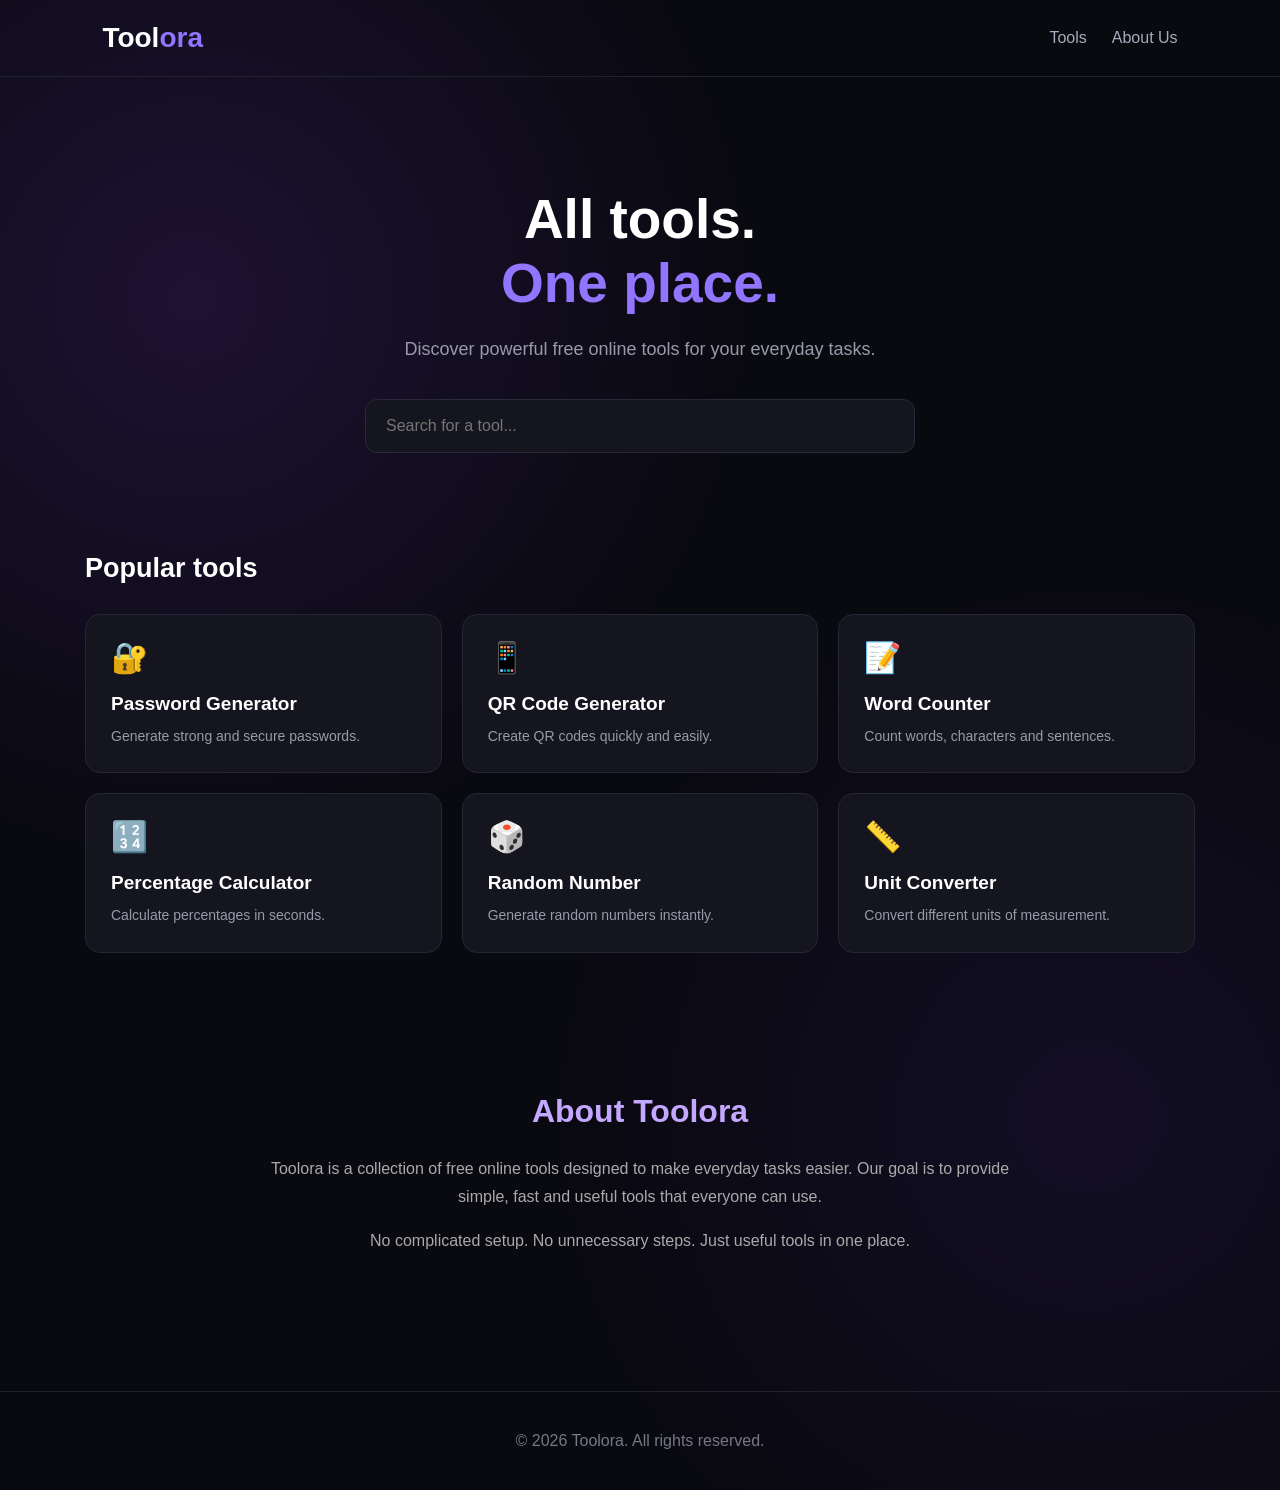
<file: index.html>
<!DOCTYPE html>
<html lang="ru">
<head>
    <meta charset="UTF-8">
    <meta name="viewport" content="width=<title>Toolora —device-width, initial-scale=1.0">
    <title>Toolora — Free Online Tools & Calculators</title>
    <meta name="google-site-verification" content="2jrX6AHMLRdJe5r7gDoZfBkCR2Ai3tu5B-pWyOxH39M" />
<meta name="description" content="Toolora offers free online tools: password generator, QR code generator, word counter, percentage calculator and more.">
    <link rel="stylesheet" href="style.css">
    <script src="main.js" defer></script>
</head>

<body>

    <header>
        <div class="logo">Tool<span>ora</span></div>

        <nav>
            <a href="#tools">Tools</a>
            <a href="#about">About Us</a>
        </nav>
    </header>

    <section class="hero">
        <h1>All tools.<br><span>One place.</span></h1>

        <p>
            Discover powerful free online tools
            for your everyday tasks.
        </p>

        <div class="search-box">
    <input
        type="text"
        id="toolSearch"
        placeholder="Search for a tool..."
        autocomplete="off"
    >
</div>

<p id="noResults" style="display: none;">
    No tools found.
</p>
    </section>

    <section class="tools" id="tools">

        <h2>Popular tools</h2>

        <div class="tools-grid">

            <a href="tools-password/password.html" class="tool-card">
            <div class="icon">🔐</div>
            <h3>Password Generator</h3>
            <p>Generate strong and secure passwords.</p>
           </a>

            <a href="tools-qr-code/qr-code.html" class="tool-card">
                <div class="icon">📱</div>
                <h3>QR Code Generator</h3>
                <p>Create QR codes quickly and easily.</p>
            </a>

            <a href="tools-word-counter/word-counter.html" class="tool-card">
                <div class="icon">📝</div>
                <h3>Word Counter</h3>
                <p>Count words, characters and sentences.</p>
            </a>

            <a href="tools-percentage/percentage.html" class="tool-card">
                <div class="icon">🔢</div>
                <h3>Percentage Calculator</h3>
                <p>Calculate percentages in seconds.</p>
            </a>

            <a href="tools-random/random.html" class="tool-card">
                <div class="icon">🎲</div>
                <h3>Random Number</h3>
                <p>Generate random numbers instantly.</p>
            </a>

            <a href="tools-unit-converter/unit.html" class="tool-card">
                <div class="icon">📏</div>
                <h3>Unit Converter</h3>
                <p>Convert different units of measurement.</p>
            </a>

        </div>

    </section>


<section class="about" id="about">
    <h2>About Toolora</h2>

    <p>
        Toolora is a collection of free online tools
        designed to make everyday tasks easier.
        Our goal is to provide simple, fast and useful
        tools that everyone can use.
    </p>

    <p>
        No complicated setup. No unnecessary steps.
        Just useful tools in one place.
    </p>
</section>
    <footer>
        © 2026 Toolora. All rights reserved.
    </footer>

</body>
</html>
</file>
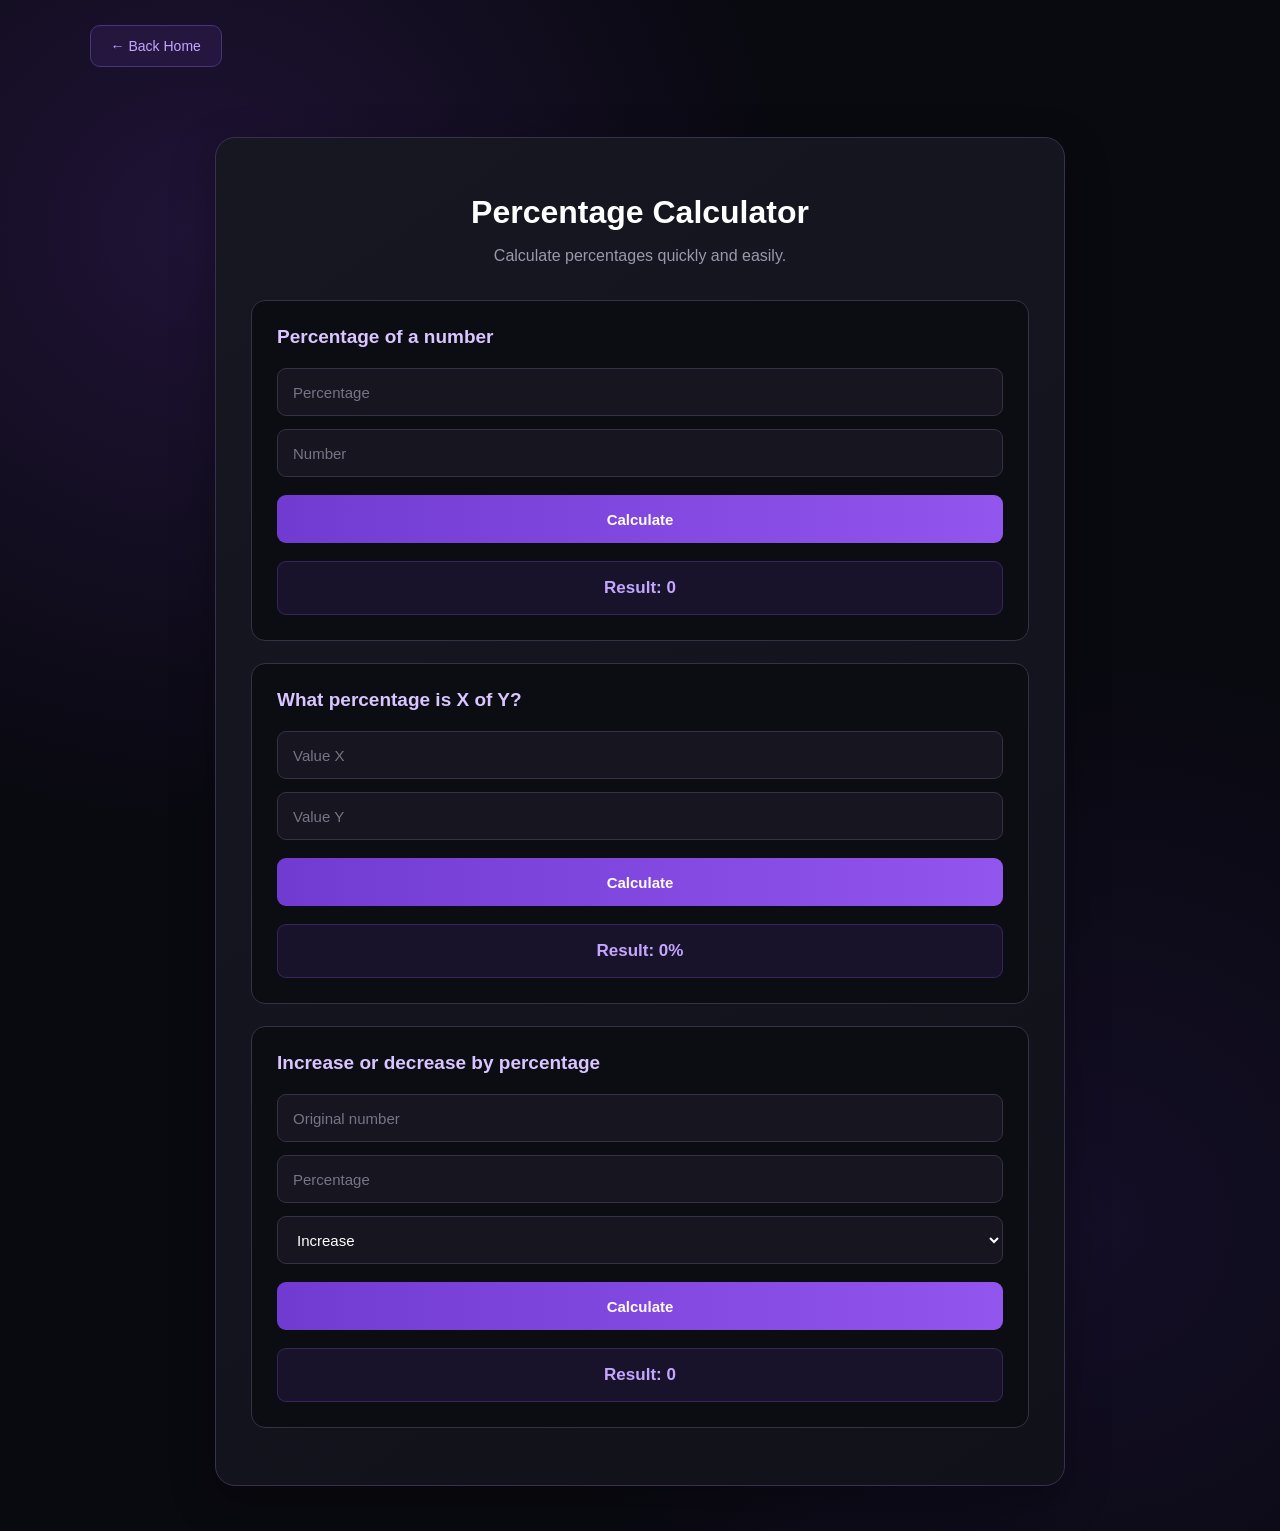
<file: tools-percentage/percentage.html>
<!DOCTYPE html>
<html lang="en">
<head>
    <meta charset="UTF-8">
    <meta name="viewport" content="width=device-width, initial-scale=1.0">

    <title>Percentage Calculator | Toolora</title>

    <link rel="stylesheet" href="percentage.css">
</head>
<body>

    <header class="pc-header">
        <a href="../index.html" class="back-home">← Back Home</a>
    </header>

    <main class="pc-container">

        <h1>Percentage Calculator</h1>
        <p>Calculate percentages quickly and easily.</p>

        <section class="calculator">
            <h2>Percentage of a number</h2>

            <input type="number" id="percent" placeholder="Percentage">
            <input type="number" id="number" placeholder="Number">

            <button id="calculateBtn">Calculate</button>

            <div class="result" id="result">Result: 0</div>
        </section>

        <section class="calculator">
            <h2>What percentage is X of Y?</h2>

            <input type="number" id="valueX" placeholder="Value X">
            <input type="number" id="valueY" placeholder="Value Y">

            <button id="calculateRatioBtn">Calculate</button>

            <div class="result" id="ratioResult">Result: 0%</div>
        </section>

        <section class="calculator">
            <h2>Increase or decrease by percentage</h2>

            <input type="number" id="baseNumber" placeholder="Original number">
            <input type="number" id="changePercent" placeholder="Percentage">

            <select id="operation">
                <option value="increase">Increase</option>
                <option value="decrease">Decrease</option>
            </select>

            <button id="changeBtn">Calculate</button>

            <div class="result" id="changeResult">Result: 0</div>
        </section>

    </main>

    <script src="percentage.js" defer></script>

</body>
</html>
</file>
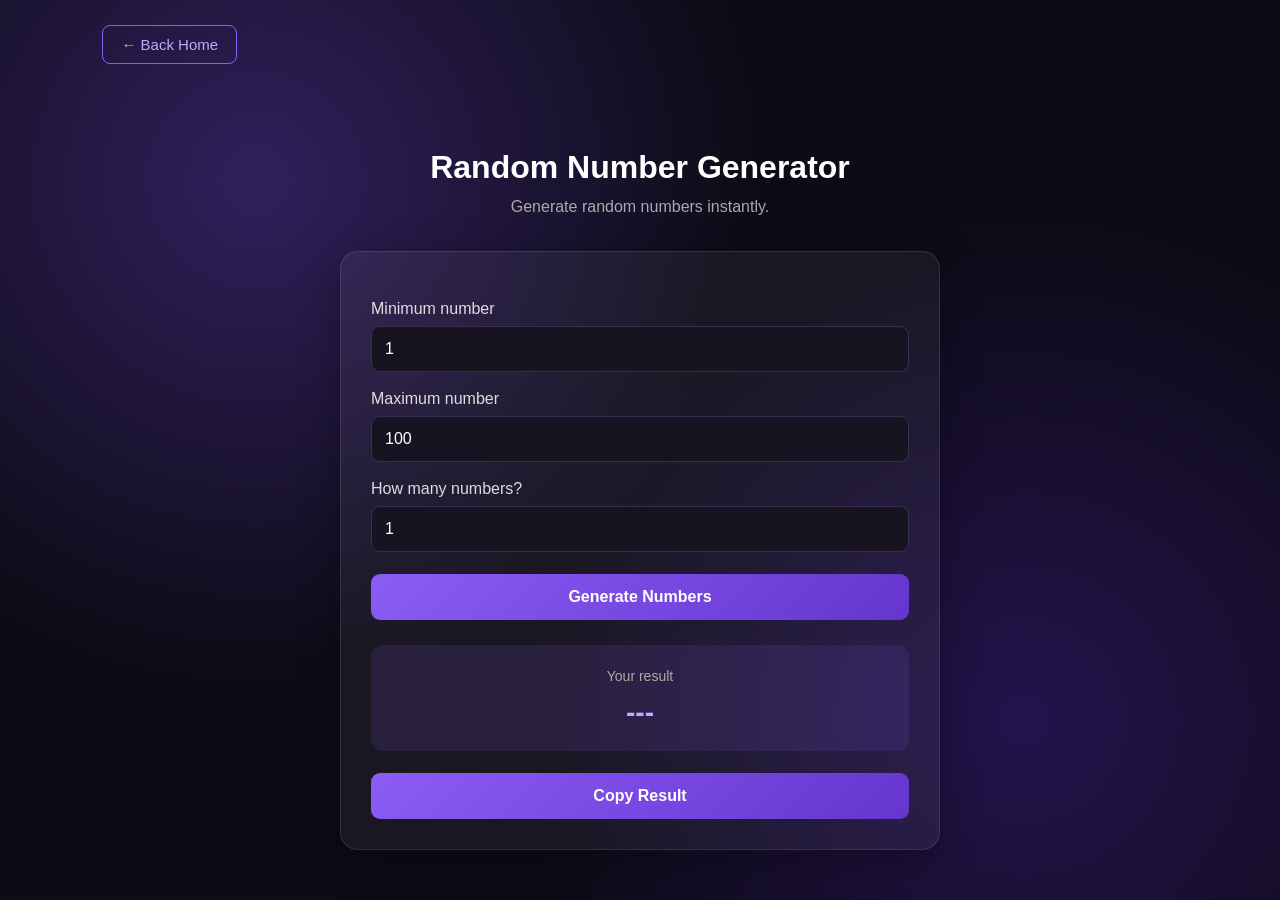
<file: tools-random/random.html>
<!DOCTYPE html>
<html lang="en">
<head>
    <meta charset="UTF-8">
    <meta name="viewport" content="width=device-width, initial-scale=1.0">

    <title>Random Number Generator | Toolora</title>

    <link rel="stylesheet" href="random.css">
</head>
<body>

    <header class="random-header">
        <a href="../index.html" class="back-home">← Back Home</a>
    </header>

    <main class="random-container">

        <h1>Random Number Generator</h1>
        <p>Generate random numbers instantly.</p>

        <section class="random-card">

            <label for="minNumber">Minimum number</label>
            <input type="number" id="minNumber" value="1">

            <label for="maxNumber">Maximum number</label>
            <input type="number" id="maxNumber" value="100">

            <label for="quantity">How many numbers?</label>
            <input type="number" id="quantity" value="1" min="1" max="100">

            <button id="generateBtn">Generate Numbers</button>

            <div class="random-result">
                <span>Your result</span>
                <div id="result">---</div>
            </div>

            <button id="copyBtn">Copy Result</button>

        </section>

    </main>

    <script src="random.js" defer></script>

</body>
</html>
</file>
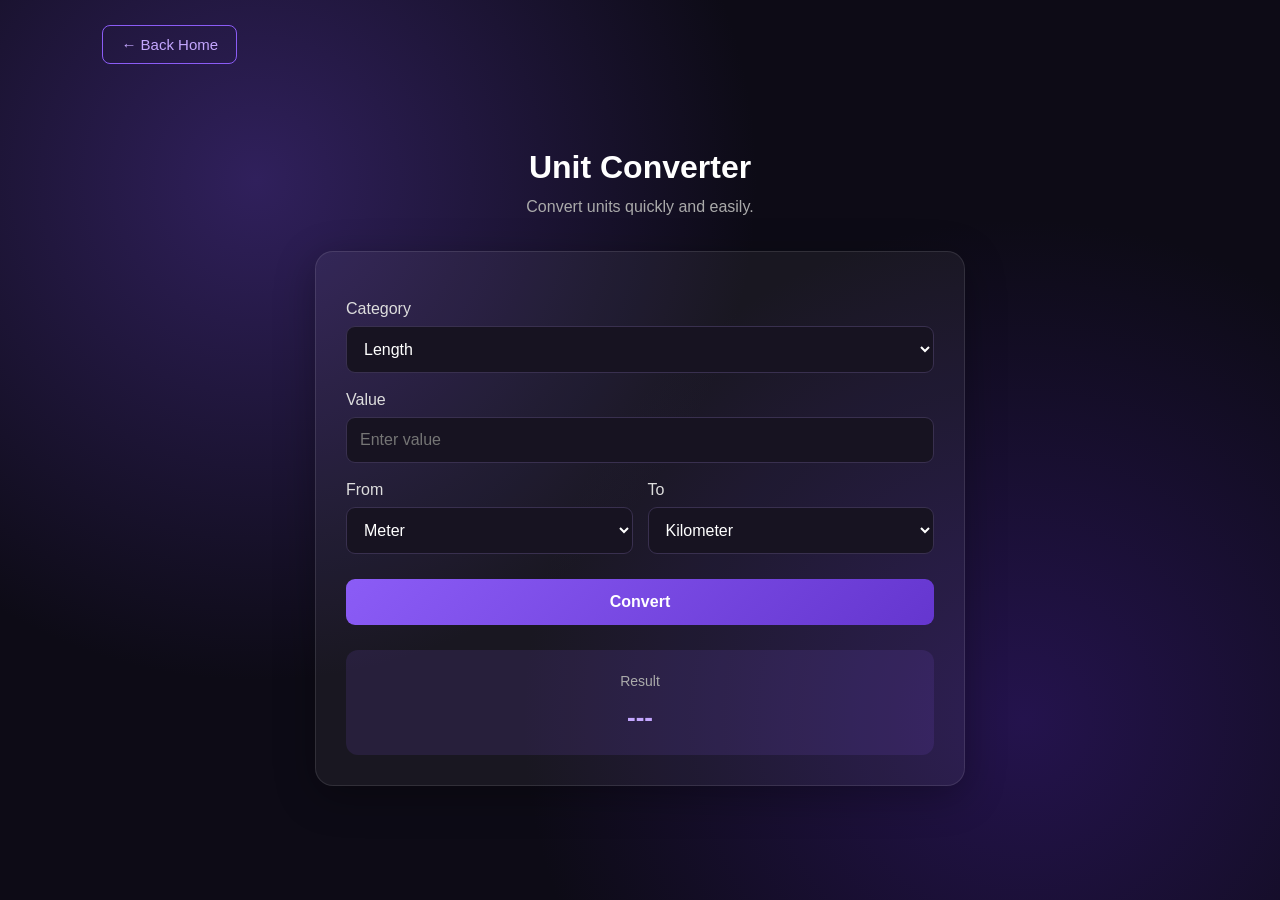
<file: tools-unit-converter/unit.html>
<!DOCTYPE html>
<html lang="en">
<head>
    <meta charset="UTF-8">
    <meta name="viewport" content="width=device-width, initial-scale=1.0">

    <title>Unit Converter | Toolora</title>

    <link rel="stylesheet" href="unit.css">
</head>
<body>

    <header class="unit-header">
        <a href="../index.html" class="back-home">← Back Home</a>
    </header>

    <main class="unit-container">

        <h1>Unit Converter</h1>
        <p>Convert units quickly and easily.</p>

        <section class="unit-card">

            <label for="category">Category</label>
            <select id="category">
                <option value="length">Length</option>
                <option value="weight">Weight</option>
                <option value="temperature">Temperature</option>
                <option value="data">Data</option>
                <option value="speed">Speed</option>
            </select>

            <label for="inputValue">Value</label>
            <input type="number" id="inputValue" placeholder="Enter value">

            <div class="unit-row">
                <div>
                    <label for="fromUnit">From</label>
                    <select id="fromUnit"></select>
                </div>

                <div>
                    <label for="toUnit">To</label>
                    <select id="toUnit"></select>
                </div>
            </div>

            <button id="convertBtn">Convert</button>

            <div class="unit-result">
                <span>Result</span>
                <div id="result">---</div>
            </div>

        </section>

    </main>

    <script src="unit.js" defer></script>

</body>
</html>
</file>
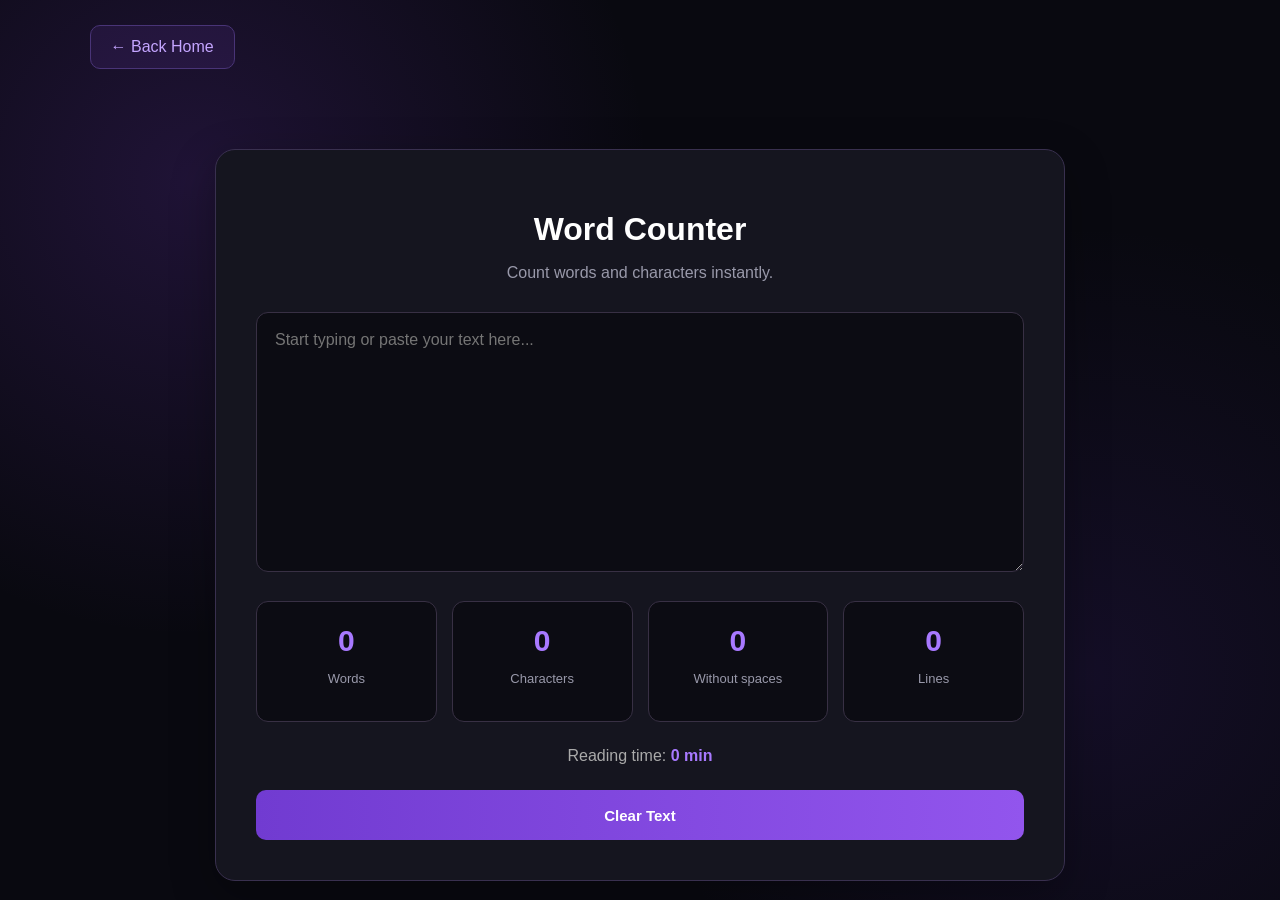
<file: tools-word-counter/word-counter.html>
<!DOCTYPE html>
<html lang="en">
<head>
    <meta charset="UTF-8">
    <meta name="viewport" content="width=device-width, initial-scale=1.0">

    <title>Word Counter | Toolora</title>

    <link rel="stylesheet" href="word-counter.css">
</head>
<body>

    <header class="wc-header">
        <a href="../index.html" class="back-home">← Back Home</a>
    </header>

    <main class="wc-container">

        <h1>Word Counter</h1>
        <p>Count words and characters instantly.</p>

        <textarea
            id="textInput"
            placeholder="Start typing or paste your text here..."
        ></textarea>

        <div class="wc-stats">

            <div class="stat-card">
                <span id="wordCount">0</span>
                <p>Words</p>
            </div>

            <div class="stat-card">
                <span id="charCount">0</span>
                <p>Characters</p>
            </div>

            <div class="stat-card">
                <span id="charNoSpaces">0</span>
                <p>Without spaces</p>
            </div>

            <div class="stat-card">
                <span id="lineCount">0</span>
                <p>Lines</p>
            </div>

        </div>

        <div class="reading-time">
            Reading time: <span id="readingTime">0 min</span>
        </div>

        <button id="clearBtn">Clear Text</button>

    </main>

    <script src="word-counter.js" defer></script>

</body>
</html>
</file>
<file: style.css>
* {
    margin: 0;
    padding: 0;
    box-sizing: border-box;
}

html {
    scroll-behavior: smooth;
}

body {
    background: radial-gradient(circle at 15% 20%, rgba(112, 55, 190, 0.20), transparent 35%), radial-gradient(circle at 85% 75%, rgba(65, 35, 130, 0.18), transparent 35%), #090910;
    color: #ffffff;
    font-family: Arial, sans-serif;
    min-width: 320px;
}

a {
    text-decoration: none;
    color: inherit;
}

/* HEADER */

header {
    display: flex;
    justify-content: space-between;
    align-items: center;
    padding: 22px 8%;
    border-bottom: 1px solid #22222e;
}

.logo {
    font-size: 28px;
    font-weight: bold;
    color: #ffffff;
}

.logo span {
    color: #9275ff;
}

nav {
    display: flex;
    align-items: center;
    gap: 25px;
}

nav a {
    color: #aaaaba;
    transition: 0.3s;
}

nav a:hover {
    color: #9275ff;
}

/* HERO */

.hero {
    text-align: center;
    padding: 110px 20px 80px;
}

.hero h1 {
    font-size: 55px;
    margin-bottom: 20px;
}

.hero h1 span {
    color: #9275ff;
}

.hero p {
    color: #9999aa;
    font-size: 18px;
    line-height: 1.6;
    margin-bottom: 35px;
}

/* SEARCH */

.search-box {
    max-width: 550px;
    margin: auto;
}

.search-box input {
    width: 100%;
    padding: 17px 20px;
    border: 1px solid #292938;
    border-radius: 12px;
    background: #15151f;
    color: white;
    font-size: 16px;
    outline: none;
    transition: 0.3s;
}

.search-box input:focus {
    border-color: #9275ff;
    box-shadow: 0 0 15px rgba(146, 117, 255, 0.15);
}

/* TOOLS */

.tools {
    max-width: 1150px;
    margin: auto;
    padding: 20px;
}

.tools h2 {
    font-size: 27px;
    margin-bottom: 30px;
}

.tools-grid {
    display: grid;
    grid-template-columns: repeat(3, minmax(0, 1fr));
    gap: 20px;
}

.tool-card {
    display: block;
    background: #15151f;
    border: 1px solid #252535;
    border-radius: 15px;
    padding: 25px;
    transition: 0.3s;
    cursor: pointer;
}

.tool-card:hover {
    transform: translateY(-5px);
    border-color: #9275ff;
    box-shadow: 0 8px 25px rgba(146, 117, 255, 0.1);
}

.tool-card .icon {
    font-size: 30px;
    margin-bottom: 18px;
}

.tool-card h3 {
    margin-bottom: 10px;
    font-size: 19px;
}

.tool-card p {
    color: #9999aa;
    font-size: 14px;
    line-height: 1.6;
}

/* ABOUT */

.about {
    max-width: 800px;
    margin: 80px auto;
    padding: 40px 25px;
    text-align: center;
}

.about h2 {
    font-size: 32px;
    margin-bottom: 25px;
    color: #c4a7ff;
}

.about p {
    color: #aaa;
    font-size: 16px;
    line-height: 1.8;
    margin-bottom: 15px;
}

/* FOOTER */

footer {
    text-align: center;
    padding: 40px 20px;
    margin-top: 80px;
    border-top: 1px solid #22222e;
    color: #777788;
}

/* TABLETS */

@media (max-width: 768px) {
    header {
        padding: 20px 5%;
    }

    .hero {
        padding: 80px 20px 60px;
    }

    .hero h1 {
        font-size: 42px;
    }

    .tools-grid {
        grid-template-columns: repeat(2, minmax(0, 1fr));
    }

    nav {
        gap: 15px;
    }
}

/* PHONES */

@media (max-width: 520px) {
    header {
        flex-direction: column;
        gap: 18px;
        padding: 20px;
    }

    .logo {
        font-size: 26px;
    }

    nav {
        display: flex;
        gap: 20px;
    }

    nav a {
        font-size: 14px;
        margin: 0;
    }

    .hero {
        padding: 65px 18px 50px;
    }

    .hero h1 {
        font-size: 36px;
    }

    .hero p {
        font-size: 15px;
    }

    .search-box input {
        padding: 15px;
        font-size: 15px;
    }

    .tools {
        padding: 20px 16px;
    }

    .tools h2 {
        font-size: 24px;
    }

    .tools-grid {
        grid-template-columns: 1fr;
        gap: 15px;
    }

    .tool-card {
        padding: 22px;
    }

    .about {
        margin: 50px auto;
        padding: 30px 20px;
    }

    .about h2 {
        font-size: 27px;
    }

    .about p {
        font-size: 15px;
    }

    footer {
        margin-top: 50px;
        font-size: 13px;
    }
}
</file>
<file: tools-percentage/percentage.css>
* {
    box-sizing: border-box;
}

body {
    min-height: 100vh;
    margin: 0;
    font-family: Arial, sans-serif;
    color: #ffffff;

    background:
        radial-gradient(circle at 15% 15%, rgba(112, 55, 190, 0.22), transparent 35%),
        radial-gradient(circle at 85% 80%, rgba(65, 35, 130, 0.20), transparent 35%),
        #090910;
}

/* Header */

.pc-header {
    padding: 25px 7%;
}

.back-home {
    display: inline-block;
    padding: 12px 20px;

    color: #c4a5ff;
    background: rgba(120, 70, 200, 0.12);

    border: 1px solid #493477;
    border-radius: 10px;

    text-decoration: none;
    font-size: 14px;
    transition: 0.25s;
}

.back-home:hover {
    background: #713bd1;
    color: white;
    transform: translateY(-2px);
}

/* Main container */

.pc-container {
    width: min(92%, 850px);
    margin: 45px auto;
    padding: 35px;

    background: linear-gradient(145deg, #171722, #11111a);
    border: 1px solid #39304f;
    border-radius: 20px;

    box-shadow: 0 15px 45px rgba(0, 0, 0, 0.3);
}

.pc-container > h1 {
    text-align: center;
    font-size: 32px;
    margin-bottom: 10px;
}

.pc-container > p {
    text-align: center;
    color: #9999aa;
    margin-bottom: 35px;
}

/* Calculator cards */

.calculator {
    padding: 25px;
    margin-bottom: 22px;

    background: #0c0c13;
    border: 1px solid #383044;
    border-radius: 14px;

    transition: 0.25s;
}

.calculator:hover {
    border-color: #7046a8;
}

.calculator h2 {
    font-size: 19px;
    margin: 0 0 20px;
    color: #d9c5ff;
}

/* Inputs */

.calculator input,
.calculator select {
    width: 100%;
    height: 48px;
    margin-bottom: 13px;
    padding: 0 15px;

    background: #171520;
    border: 1px solid #383044;
    border-radius: 9px;

    color: white;
    font-size: 15px;
    outline: none;
    transition: 0.2s;
}

.calculator input:focus,
.calculator select:focus {
    border-color: #9255ed;
    box-shadow: 0 0 0 3px rgba(139, 92, 246, 0.12);
}

.calculator input::placeholder {
    color: #777485;
}

/* Buttons */

.calculator button {
    width: 100%;
    height: 48px;

    margin-top: 5px;

    background: linear-gradient(90deg, #713bd1, #9255ed);
    border: none;
    border-radius: 9px;

    color: white;
    font-size: 15px;
    font-weight: bold;

    cursor: pointer;
    transition: 0.2s;
}

.calculator button:hover {
    transform: translateY(-2px);
    box-shadow: 0 7px 20px rgba(126, 67, 220, 0.3);
}

.calculator button:active {
    transform: scale(0.98);
}

/* Results */

.result {
    margin-top: 18px;
    padding: 16px;

    background: rgba(139, 92, 246, 0.10);
    border: 1px solid rgba(139, 92, 246, 0.25);
    border-radius: 9px;

    color: #c4a5ff;
    font-size: 17px;
    font-weight: bold;
    text-align: center;
}

/* Mobile */

@media (max-width: 600px) {
    .pc-container {
        padding: 22px 16px;
        margin: 25px auto;
    }

    .pc-container > h1 {
        font-size: 25px;
    }

    .calculator {
        padding: 18px;
    }

    .calculator h2 {
        font-size: 17px;
    }
}
</file>
<file: tools-random/random.css>
* {
    margin: 0;
    padding: 0;
    box-sizing: border-box;
}

body {
    min-height: 100vh;
    font-family: Arial, sans-serif;
    color: #fff;
    background:
        radial-gradient(circle at 20% 20%, #30205c 0%, transparent 40%),
        radial-gradient(circle at 80% 80%, #24134d 0%, transparent 40%),
        #0d0b16;
}

.random-header {
    padding: 25px 8%;
}

.back-home {
    display: inline-block;
    padding: 10px 18px;
    border: 1px solid #8b5cf6;
    border-radius: 8px;
    color: #c4a7ff;
    text-decoration: none;
    font-size: 15px;
    transition: 0.3s;
}

.back-home:hover {
    background: #8b5cf6;
    color: white;
    transform: translateY(-2px);
}

.random-container {
    width: 90%;
    max-width: 600px;
    margin: 60px auto;
    text-align: center;
}

.random-container h1 {
    font-size: 32px;
    margin-bottom: 12px;
}

.random-container > p {
    color: #aaa;
    margin-bottom: 35px;
}

.random-card {
    background: rgba(255, 255, 255, 0.05);
    border: 1px solid rgba(255, 255, 255, 0.1);
    border-radius: 18px;
    padding: 30px;
    text-align: left;
    box-shadow: 0 10px 40px rgba(0, 0, 0, 0.3);
}

.random-card label {
    display: block;
    margin: 18px 0 8px;
    color: #ddd;
}

.random-card input {
    width: 100%;
    padding: 13px;
    border-radius: 9px;
    border: 1px solid #39304f;
    background: #171321;
    color: white;
    font-size: 16px;
    outline: none;
}

.random-card input:focus {
    border-color: #9b70ff;
}

.random-card button {
    width: 100%;
    padding: 14px;
    margin-top: 22px;
    border: none;
    border-radius: 9px;
    background: linear-gradient(135deg, #8b5cf6, #6536cf);
    color: white;
    font-size: 16px;
    font-weight: bold;
    cursor: pointer;
    transition: 0.3s;
}

.random-card button:hover {
    transform: translateY(-2px);
    filter: brightness(1.15);
}

.random-result {
    margin-top: 25px;
    padding: 22px;
    border-radius: 12px;
    background: rgba(139, 92, 246, 0.12);
    text-align: center;
}

.random-result span {
    color: #aaa;
    font-size: 14px;
}

#result {
    margin-top: 12px;
    font-size: 28px;
    font-weight: bold;
    color: #c4a7ff;
    overflow-wrap: anywhere;
}

@media (max-width: 500px) {
    .random-container h1 {
        font-size: 25px;
    }

    .random-card {
        padding: 20px;
    }
}
</file>
<file: tools-unit-converter/unit.css>
* {
    margin: 0;
    padding: 0;
    box-sizing: border-box;
}

body {
    min-height: 100vh;
    font-family: Arial, sans-serif;
    color: #fff;
    background:
        radial-gradient(circle at 20% 20%, #30205c 0%, transparent 40%),
        radial-gradient(circle at 80% 80%, #24134d 0%, transparent 40%),
        #0d0b16;
}

.unit-header {
    padding: 25px 8%;
}

.back-home {
    display: inline-block;
    padding: 10px 18px;
    border: 1px solid #8b5cf6;
    border-radius: 8px;
    color: #c4a7ff;
    text-decoration: none;
    font-size: 15px;
    transition: 0.3s;
}

.back-home:hover {
    background: #8b5cf6;
    color: white;
    transform: translateY(-2px);
}

.unit-container {
    width: 90%;
    max-width: 650px;
    margin: 60px auto;
    text-align: center;
}

.unit-container h1 {
    font-size: 32px;
    margin-bottom: 12px;
}

.unit-container > p {
    color: #aaa;
    margin-bottom: 35px;
}

.unit-card {
    padding: 30px;
    background: rgba(255, 255, 255, 0.05);
    border: 1px solid rgba(255, 255, 255, 0.1);
    border-radius: 18px;
    box-shadow: 0 10px 40px rgba(0, 0, 0, 0.3);
    text-align: left;
}

.unit-card label {
    display: block;
    margin: 18px 0 8px;
    color: #ddd;
}

.unit-card input,
.unit-card select {
    width: 100%;
    padding: 13px;
    border: 1px solid #39304f;
    border-radius: 9px;
    background: #171321;
    color: white;
    font-size: 16px;
    outline: none;
}

.unit-card input:focus,
.unit-card select:focus {
    border-color: #9b70ff;
}

.unit-row {
    display: grid;
    grid-template-columns: 1fr 1fr;
    gap: 15px;
}

.unit-row > div {
    min-width: 0;
}

.unit-card button {
    width: 100%;
    padding: 14px;
    margin-top: 25px;
    border: none;
    border-radius: 9px;
    background: linear-gradient(135deg, #8b5cf6, #6536cf);
    color: white;
    font-size: 16px;
    font-weight: bold;
    cursor: pointer;
    transition: 0.3s;
}

.unit-card button:hover {
    transform: translateY(-2px);
    filter: brightness(1.15);
}

.unit-result {
    margin-top: 25px;
    padding: 22px;
    border-radius: 12px;
    background: rgba(139, 92, 246, 0.12);
    text-align: center;
}

.unit-result span {
    color: #aaa;
    font-size: 14px;
}

#result {
    margin-top: 12px;
    font-size: 26px;
    font-weight: bold;
    color: #c4a7ff;
    overflow-wrap: anywhere;
}

@media (max-width: 500px) {
    .unit-container h1 {
        font-size: 26px;
    }

    .unit-card {
        padding: 20px;
    }

    .unit-row {
        grid-template-columns: 1fr;
        gap: 0;
    }
}
</file>
<file: tools-word-counter/word-counter.css>
* {
    box-sizing: border-box;
}

body {
    min-height: 100vh;
    margin: 0;
    font-family: Arial, sans-serif;
    color: white;

    background:
        radial-gradient(circle at 15% 20%, rgba(112,55,190,.22), transparent 35%),
        radial-gradient(circle at 85% 75%, rgba(65,35,130,.20), transparent 35%),
        #090910;
}

.wc-header {
    padding: 25px 7%;
}

.back-home {
    display: inline-block;
    padding: 12px 20px;
    color: #c4a5ff;
    background: rgba(120,70,200,.12);
    border: 1px solid #493477;
    border-radius: 10px;
    text-decoration: none;
    transition: .25s;
}

.back-home:hover {
    background: #713bd1;
    color: white;
}

.wc-container {
    width: min(90%, 850px);
    margin: 55px auto;
    padding: 40px;

    background: #15151f;
    border: 1px solid #39304f;
    border-radius: 20px;

    box-shadow: 0 15px 45px rgba(0,0,0,.3);
}

.wc-container h1 {
    text-align: center;
    font-size: 32px;
    margin-bottom: 10px;
}

.wc-container > p {
    text-align: center;
    color: #9999aa;
    margin-bottom: 30px;
}

#textInput {
    width: 100%;
    height: 260px;
    padding: 18px;

    background: #0c0c13;
    border: 1px solid #383044;
    border-radius: 12px;

    color: white;
    font-size: 16px;
    font-family: inherit;
    resize: vertical;
    outline: none;
}

#textInput:focus {
    border-color: #9255ed;
    box-shadow: 0 0 0 3px rgba(139,92,246,.15);
}

.wc-stats {
    display: grid;
    grid-template-columns: repeat(4, 1fr);
    gap: 15px;
    margin-top: 25px;
}

.stat-card {
    padding: 22px 10px;
    text-align: center;
    background: #0c0c13;
    border: 1px solid #383044;
    border-radius: 12px;
}

.stat-card span {
    display: block;
    color: #a879ff;
    font-size: 30px;
    font-weight: bold;
}

.stat-card p {
    color: #9999aa;
    font-size: 13px;
}

.reading-time {
    text-align: center;
    margin-top: 25px;
    color: #aaa;
}

.reading-time span {
    color: #a879ff;
    font-weight: bold;
}

#clearBtn {
    width: 100%;
    height: 50px;
    margin-top: 25px;

    background: linear-gradient(90deg, #713bd1, #9255ed);
    border: none;
    border-radius: 10px;

    color: white;
    font-size: 15px;
    font-weight: bold;
    cursor: pointer;
    transition: .2s;
}

#clearBtn:hover {
    transform: translateY(-2px);
    box-shadow: 0 7px 20px rgba(126,67,220,.3);
}

@media (max-width: 600px) {
    .wc-container {
        padding: 22px 16px;
        margin: 25px auto;
    }

    .wc-stats {
        grid-template-columns: repeat(2, 1fr);
    }
}
</file>
